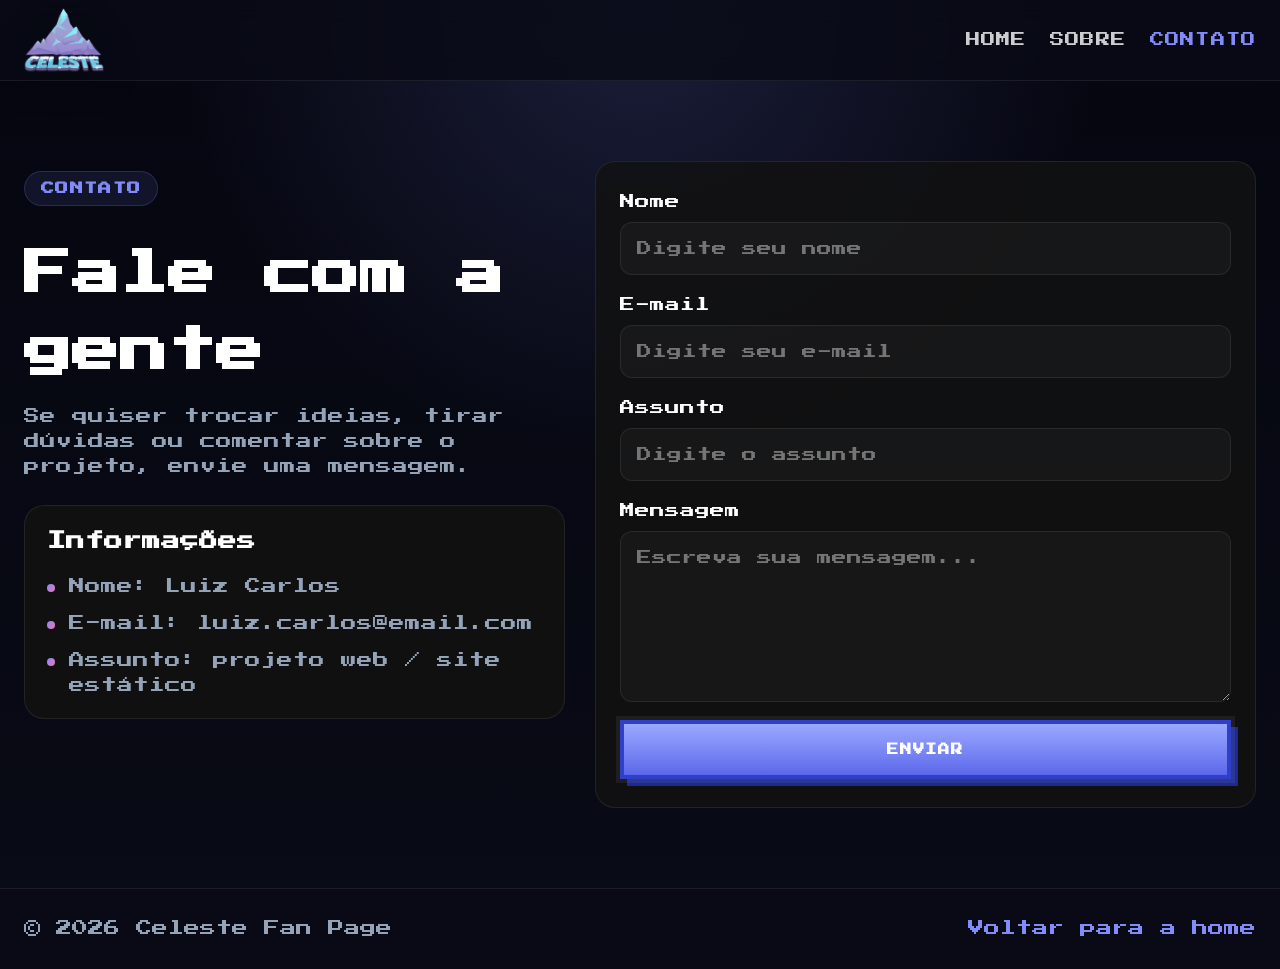
<file: contato.html>
<!DOCTYPE html>
<html lang="pt-BR">

<head>
  <meta charset="UTF-8">
  <meta name="viewport" content="width=device-width, initial-scale=1.0">
  <title>Contato | Celeste</title>
  <meta name="description" content="Página de contato do site Celeste.">
  <link rel="preconnect" href="https://fonts.googleapis.com">
  <link rel="preconnect" href="https://fonts.gstatic.com" crossorigin>
  <link href="https://fonts.googleapis.com/css2?family=Pixelify+Sans:wght@400;500;600;700&family=Press+Start+2P&family=Inter:wght@400;500;600;700&display=swap" rel="stylesheet">
  <link rel="stylesheet" href="css/style.css">
</head>

<body class="page-body">
  <div class="page-shell">
    <header class="page-header">
      <div class="container page-header-inner">
        <a href="index.html" class="logo" aria-label="Página inicial Celeste">
          <img src="img/Celeste_video_game_logo.png" alt="Logo do jogo Celeste" class="navbar-logo">
        </a>

        <nav class="page-nav" aria-label="Menu principal">
          <ul class="page-nav-list">
            <li><a href="index.html">Home</a></li>
            <li><a href="sobre.html">Sobre</a></li>
            <li><a href="contato.html" class="active">Contato</a></li>
          </ul>
        </nav>
      </div>
    </header>

    <main>
      <section class="contact-section">
        <div class="container contact-layout">
          <div class="contact-intro">
            <span class="section-label">Contato</span>
            <h1>Fale com a gente</h1>
            <p>Se quiser trocar ideias, tirar dúvidas ou comentar sobre o projeto, envie uma mensagem.</p>

            <div class="contact-info-box">
              <h3>Informações</h3>
              <ul class="info-list">
                <li>Nome: Luiz Carlos</li>
                <li>E-mail: luiz.carlos@email.com</li>
                <li>Assunto: projeto web / site estático</li>
              </ul>
            </div>
          </div>

          <form class="contact-form" action="#" method="post">
            <label>
              Nome
              <input type="text" name="nome" placeholder="Digite seu nome" required>
            </label>

            <label>
              E-mail
              <input type="email" name="email" placeholder="Digite seu e-mail" required>
            </label>

            <label>
              Assunto
              <input type="text" name="assunto" placeholder="Digite o assunto" required>
            </label>

            <label>
              Mensagem
              <textarea name="mensagem" rows="6" placeholder="Escreva sua mensagem..." required></textarea>
            </label>

            <button type="submit" class="btn btn-primary">Enviar</button>
          </form>
        </div>
      </section>
    </main>

    <footer class="page-footer">
      <div class="container page-footer-inner">
        <p>© 2026 Celeste Fan Page</p>
        <a href="index.html">Voltar para a home</a>
      </div>
    </footer>
  </div>
</body>

</html>
</file>
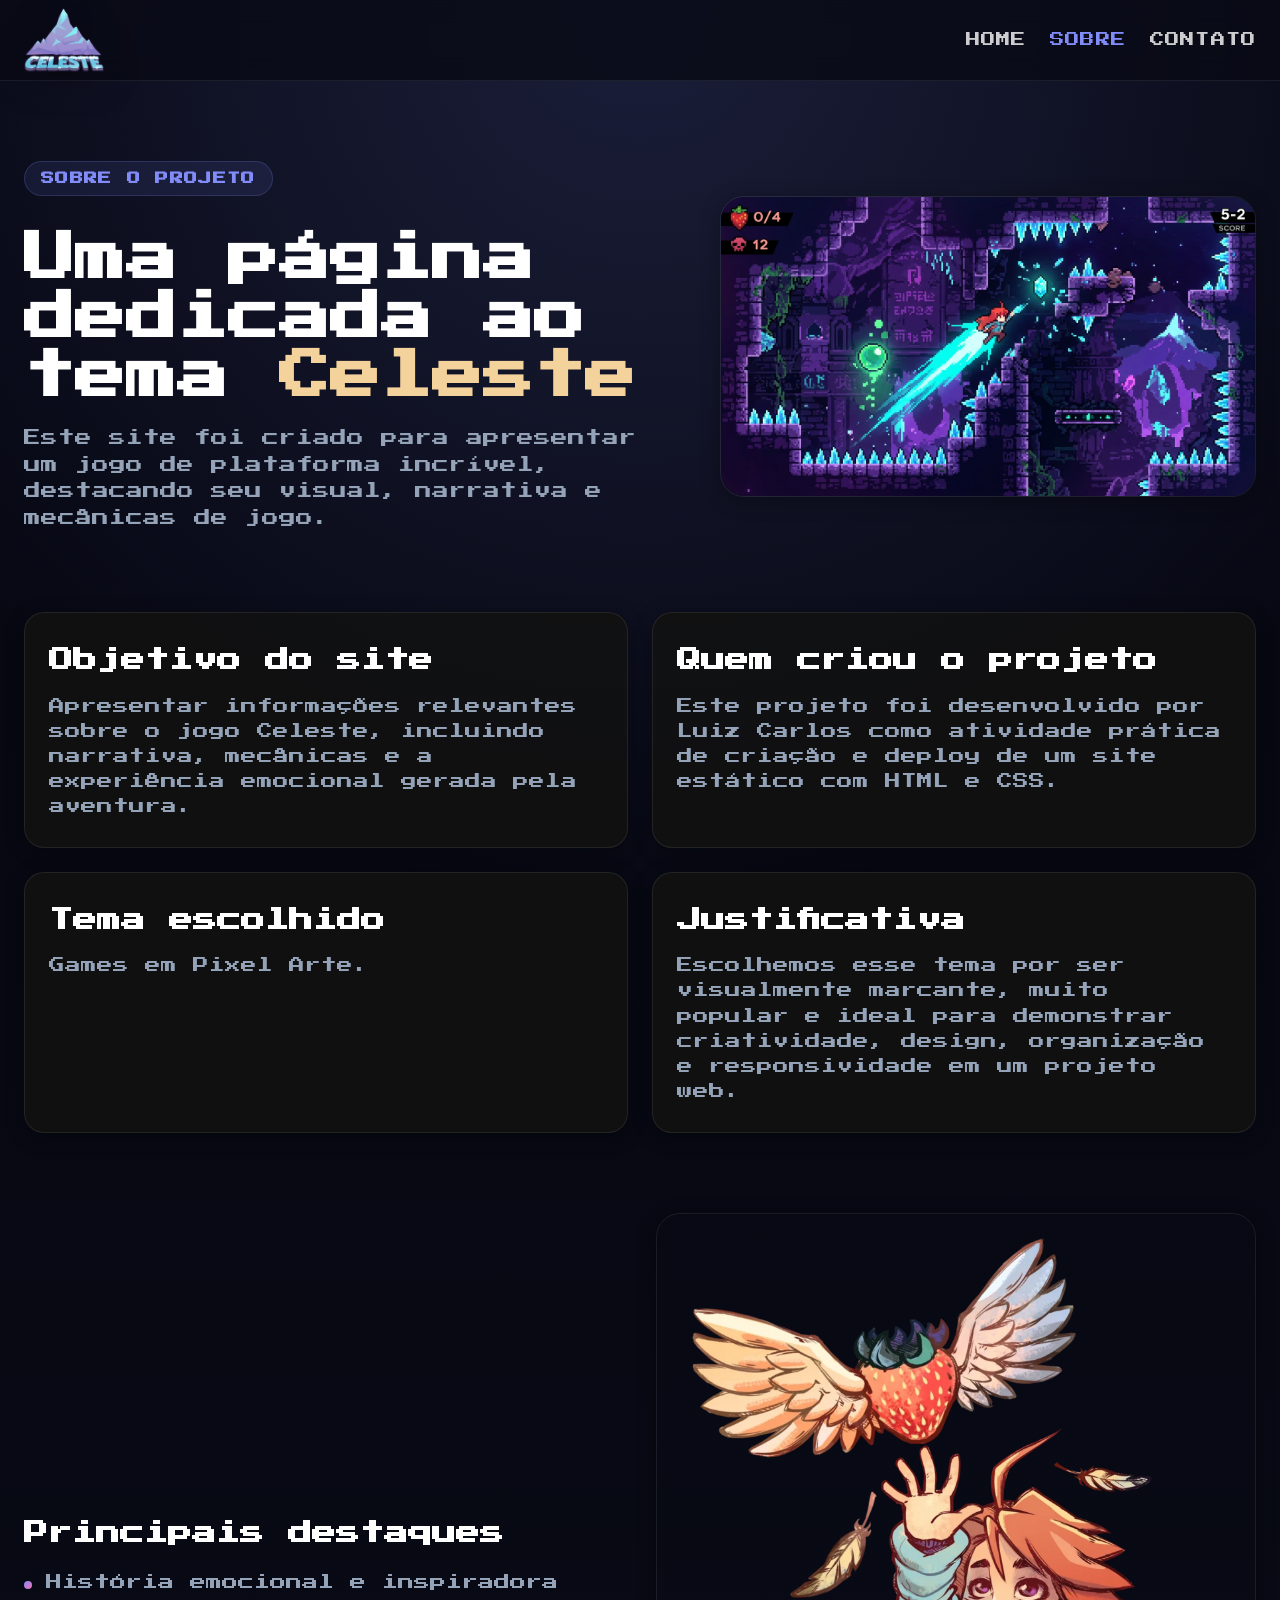
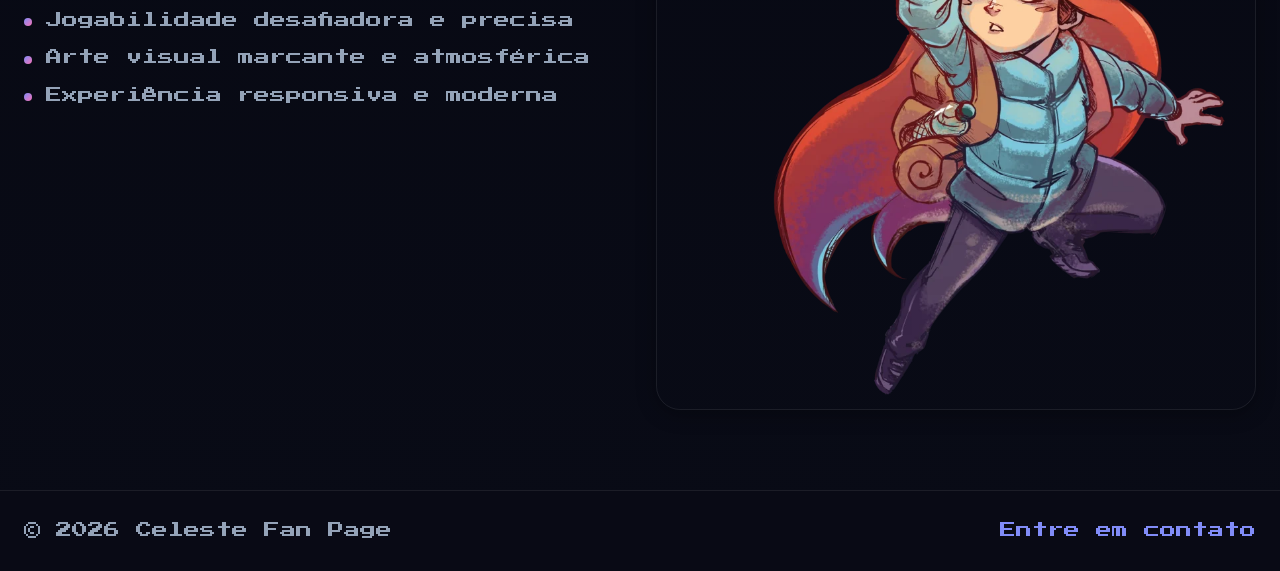
<file: sobre.html>
<!DOCTYPE html>
<html lang="pt-BR">

<head>
  <meta charset="UTF-8">
  <meta name="viewport" content="width=device-width, initial-scale=1.0">
  <title>Sobre | Celeste</title>
  <meta name="description" content="Sobre o projeto do site Celeste, seu tema, objetivo e justificativa.">
  <link rel="preconnect" href="https://fonts.googleapis.com">
  <link rel="preconnect" href="https://fonts.gstatic.com" crossorigin>
  <link href="https://fonts.googleapis.com/css2?family=Pixelify+Sans:wght@400;500;600;700&family=Press+Start+2P&family=Inter:wght@400;500;600;700&display=swap" rel="stylesheet">
  <link rel="stylesheet" href="css/style.css">
</head>

<body class="page-body">
  <div class="page-shell">
    <header class="page-header">
      <div class="container page-header-inner">
        <a href="index.html" class="logo" aria-label="Página inicial Celeste">
          <img src="img/Celeste_video_game_logo.png" alt="Logo do jogo Celeste" class="navbar-logo">
        </a>

        <nav class="page-nav" aria-label="Menu principal">
          <ul class="page-nav-list">
            <li><a href="index.html">Home</a></li>
            <li><a href="sobre.html" class="active">Sobre</a></li>
            <li><a href="contato.html">Contato</a></li>
          </ul>
        </nav>
      </div>
    </header>

    <main>
      <section class="page-hero">
        <div class="container page-hero-inner">
          <div class="page-hero-text">
            <span class="section-label">Sobre o projeto</span>
            <h1>Uma página dedicada ao tema <span class="text-gradient">Celeste</span></h1>
            <p>Este site foi criado para apresentar um jogo de plataforma incrível, destacando seu visual, narrativa e mecânicas de jogo.</p>
          </div>
          <div class="page-hero-visual">
            <img src="img/gameplay-scene.jpg" alt="Cena de gameplay de Celeste" loading="lazy">
          </div>
        </div>
      </section>

      <section class="page-section">
        <div class="container page-grid">
          <div class="page-card">
            <h2>Objetivo do site</h2>
            <p>Apresentar informações relevantes sobre o jogo Celeste, incluindo narrativa, mecânicas e a experiência emocional gerada pela aventura.</p>
          </div>

          <div class="page-card">
            <h2>Quem criou o projeto</h2>
            <p>Este projeto foi desenvolvido por Luiz Carlos como atividade prática de criação e deploy de um site estático com HTML e CSS.</p>
          </div>

          <div class="page-card">
            <h2>Tema escolhido</h2>
            <p>Games em Pixel Arte.</p>
          </div>

          <div class="page-card">
            <h2>Justificativa</h2>
            <p>Escolhemos esse tema por ser visualmente marcante, muito popular e ideal para demonstrar criatividade, design, organização e responsividade em um projeto web.</p>
          </div>
        </div>
      </section>

      <section class="page-section page-section-alt">
        <div class="container page-content-grid">
          <div>
            <h2>Principais destaques</h2>
            <ul class="info-list">
              <li>História emocional e inspiradora</li>
              <li>Jogabilidade desafiadora e precisa</li>
              <li>Arte visual marcante e atmosférica</li>
              <li>Experiência responsiva e moderna</li>
            </ul>
          </div>

          <div>
            <img src="img/Madeline_Celeste.png" alt="Madeline personagem principal de Celeste" class="page-side-image" loading="lazy">
          </div>
        </div>
      </section>
    </main>

    <footer class="page-footer">
      <div class="container page-footer-inner">
        <p>© 2026 Celeste Fan Page</p>
        <a href="contato.html">Entre em contato</a>
      </div>
    </footer>
  </div>
</body>

</html>
</file>
<file: css/style.css>
/* ==========================================================================
   CELESTE GAME — LANDING PAGE
   Inspirado no design de referência inspi-3.jpg (estilo GDevelop)
   Tema: Roxo/Índigo escuro com acentos de cyan e rosa
   ========================================================================== */

/* --- Google Font Import Fallback --- */
@import url('https://fonts.googleapis.com/css2?family=Outfit:wght@400;500;600;700;800;900&family=Inter:wght@400;500;600;700&family=Press+Start+2P&display=swap');

/* --- CSS Variables & Design Tokens --- */
:root {
  /* Cores Principais */
  --bg-dark: #000000;
  --bg-deep: #080808;
  --bg-card: #121212;
  --bg-card-hover: #191919;
  --bg-light: #f8f9fc;
  --bg-characters: #111111;

  /* Gradientes */
  --hero-gradient: linear-gradient(180deg, #000000 0%, #090909 40%, #111111 100%);

  /* Acentos */
  --accent-primary: #818CF8;
  /* Índigo claro */
  --accent-pink: #F472B6;
  /* Rosa Madeline */
  --accent-cyan: #22D3EE;
  /* Cyan cristal */
  --accent-emerald: #34D399;
  /* Verde */
  --accent-amber: #FBBF24;
  /* Dourado / Morango */
  --accent-rose: #FB7185;
  /* Rosa quente */

  /* Gradiente de Texto */
  --gradient-text: linear-gradient(135deg, #818CF8 0%, #C084FC 40%, #F472B6 100%);
  --gradient-text-warm: linear-gradient(135deg, #FBBF24 0%, #F472B6 50%, #818CF8 100%);

  /* Textos */
  --text-white: #ffffff;
  --text-muted: #94A3B8;
  --text-dark: #1E293B;
  --text-dark-muted: #64748B;

  /* Bordas & Sombras */
  --border-subtle: rgba(255, 255, 255, 0.08);
  --border-glow: rgba(129, 140, 248, 0.25);
  --shadow-lg: 0 25px 50px -12px rgba(0, 0, 0, 0.5);
  --shadow-glow-primary: 0 0 30px rgba(129, 140, 248, 0.3);
  --shadow-glow-pink: 0 0 30px rgba(244, 114, 182, 0.3);
  --shadow-card: 0 4px 20px rgba(0, 0, 0, 0.3);

  /* Tipografia */
  --font-pixel: 'Press Start 2P', 'Courier New', monospace;
  --font-heading: var(--font-pixel);
  --font-body: var(--font-pixel);

  /* Layout */
  --container-max: 1400px;
  --header-h: 72px;
  --radius-sm: 8px;
  --radius-md: 14px;
  --radius-lg: 20px;
  --radius-xl: 28px;
  --radius-full: 9999px;

  /* Transições */
  --ease-out: cubic-bezier(0.16, 1, 0.3, 1);
  --transition-fast: 0.2s var(--ease-out);
  --transition-smooth: 0.4s var(--ease-out);
}

/* --- Reset & Base --- */
*,
*::before,
*::after {
  box-sizing: border-box;
  margin: 0;
  padding: 0;
}

html {
  scroll-behavior: smooth;
  font-size: 16px;
  scrollbar-width: none;
  -ms-overflow-style: none;
  max-width: 100%;
  overflow-x: hidden;
}

body {
  font-family: var(--font-body);
  background-color: var(--bg-dark);
  color: var(--text-white);
  line-height: 1.6;
  width: 100%;
  max-width: 100%;
  overflow-x: hidden;
  -webkit-font-smoothing: antialiased;
  -moz-osx-font-smoothing: grayscale;
}

html::-webkit-scrollbar,
body::-webkit-scrollbar,
::-webkit-scrollbar {
  width: 0;
  height: 0;
  display: none;
}

body.loading {
  overflow: hidden;
}

body.loaded {
  overflow-x: hidden;
  overflow-y: auto;
}

#app-shell {
  opacity: 0;
  pointer-events: none;
  transition: opacity 0.9s ease, transform 0.9s ease;
  transform: scale(0.985);
}

body.loaded #app-shell {
  opacity: 1;
  pointer-events: auto;
  transform: scale(1);
}

.loader-screen {
  position: fixed;
  inset: 0;
  z-index: 3000;
  display: flex;
  align-items: center;
  justify-content: center;
  width: 100%;
  height: 100vh;
  background:
    radial-gradient(circle at center, rgba(27, 29, 38, 0.92) 0%, rgba(7, 8, 14, 0.98) 38%, rgba(0, 0, 0, 1) 100%);
  transition: opacity 0.9s ease, visibility 0.9s ease;
}

.loader-screen.hidden {
  opacity: 0;
  visibility: hidden;
  pointer-events: none;
}

.loader-content {
  display: flex;
  flex-direction: column;
  align-items: center;
  justify-content: center;
  gap: 20px;
  width: min(90vw, 520px);
  height: 100%;
  max-height: 90vh;
  margin: 0 auto;
}

.loader-art-wrap {
  position: relative;
  width: min(52vw, 420px);
  max-width: 320px;
  aspect-ratio: 1;
  display: flex;
  align-items: center;
  justify-content: center;
  filter: grayscale(calc(1 - (var(--loader-fill, 0) / 100))) brightness(calc(0.38 + (var(--loader-fill, 0) / 160))) saturate(calc(0.25 + (var(--loader-fill, 0) / 100)));
  transition: filter 0.18s linear;
  --loader-fill: 0;
}

.loader-art-wrap::before {
  content: "";
  position: absolute;
  inset: 10% 12%;
  border-radius: 50%;
  background: radial-gradient(circle, rgba(255, 215, 140, 0.9), rgba(81, 160, 255, 0.2) 38%, transparent 68%);
  filter: blur(32px);
  opacity: 0.9;
}

.loader-art {
  width: 100%;
  height: 100%;
  object-fit: contain;
  filter: grayscale(calc(1 - var(--loader-fill) / 100)) saturate(calc(0.45 + (var(--loader-fill) / 100))) brightness(calc(0.45 + (var(--loader-fill) / 120)));
  transform: scale(calc(0.9 + (var(--loader-fill) / 220)));
  transition: filter 0.18s linear, transform 0.18s linear;
  position: relative;
  z-index: 1;
}

.loader-progress-box {
  width: min(82vw, 440px);
  display: flex;
  flex-direction: column;
  gap: 10px;
  align-items: center;
  justify-content: center;
}

.loader-percent {
  font-family: var(--font-pixel);
  font-size: clamp(0.9rem, 2vw, 1.15rem);
  letter-spacing: 0.1em;
  color: #f5d18d;
  text-shadow: 0 0 18px rgba(255, 184, 84, 0.7);
}

.loader-bar {
  position: relative;
  width: 100%;
  height: 16px;
  border: 2px solid rgba(255, 255, 255, 0.18);
  border-radius: 999px;
  overflow: hidden;
  background: rgba(255, 255, 255, 0.04);
  box-shadow: inset 0 0 10px rgba(0, 0, 0, 0.6), 0 0 20px rgba(255, 190, 117, 0.18);
}

.loader-bar-fill {
  position: absolute;
  inset: 0 auto 0 0;
  width: 0%;
  border-radius: inherit;
  background: linear-gradient(90deg, #f6c77d 0%, #f88d76 28%, #93d2ff 60%, #9cf0d1 100%);
  box-shadow: 0 0 20px rgba(255, 168, 96, 0.7);
  transition: width 0.2s ease;
}

.container {
  width: 100%;
  max-width: var(--container-max);
  margin: 0 auto;
  padding: 0 24px;
}

a {
  text-decoration: none;
  color: inherit;
  transition: color var(--transition-fast);
}

button {
  cursor: pointer;
  border: none;
  background: none;
  font-family: inherit;
}

img {
  max-width: 100%;
  height: auto;
  display: block;
}

/* --- Utilities --- */
.text-gradient {
  background: none;
  color: #f4d29b;
  -webkit-background-clip: initial;
  -webkit-text-fill-color: initial;
  background-clip: initial;
}

.section-label {
  display: inline-flex;
  align-items: center;
  gap: 8px;
  font-size: 0.82rem;
  font-weight: 700;
  text-transform: uppercase;
  letter-spacing: 0.1em;
  color: var(--accent-primary);
  margin-bottom: 16px;
  padding: 6px 16px;
  background: rgba(129, 140, 248, 0.1);
  border: 1px solid rgba(129, 140, 248, 0.2);
  border-radius: var(--radius-full);
}

.section-title {
  font-family: var(--font-heading);
  font-size: clamp(2rem, 4.5vw, 3.2rem);
  font-weight: 800;
  line-height: 1.1;
  letter-spacing: -0.03em;
  color: var(--text-white);
  margin-bottom: 20px;
}

.section-title-center {
  text-align: center;
}

.section-description {
  font-size: 0.72rem;
  color: var(--text-muted);
  line-height: 1.5;
  max-width: 560px;
}

.section-description-center {
  text-align: center;
  margin: 0 auto;
}

.section-header {
  display: flex;
  flex-direction: column;
  align-items: center;
  text-align: center;
  margin-bottom: 64px;
}

/* ==========================================================================
   1. HEADER
   ========================================================================== */
.header {
  position: fixed;
  top: 0;
  left: 0;
  width: 100%;
  height: var(--header-h);
  background: transparent;
  backdrop-filter: none;
  -webkit-backdrop-filter: none;
  z-index: 1000;
  border-bottom: none;
  transition: all var(--transition-smooth);
  box-shadow: none;
}

.header.scrolled {
  background: rgba(6, 7, 20, 0.2);
  box-shadow: none;
  border-bottom-color: transparent;
}

.header-container {
  display: flex;
  align-items: center;
  justify-content: space-between;
  height: 100%;
}

/* Logo */
.logo {
  display: flex;
  align-items: center;
  justify-content: center;
  z-index: 10;
}
/* manter logo com tamanho fixo para que o menu possa crescer */
.logo {
  flex: 0 0 auto;
  margin-right: 12px;
}

.navbar-logo {
  width: 80px;
  height: auto;
  display: block;
  filter: drop-shadow(0 6px 18px rgba(0, 0, 0, 0.25));
}

.logo-mountain {
  width: 36px;
  height: 36px;
}

.logo-svg {
  width: 100%;
  height: 100%;
}

.logo-text {
  font-family: var(--font-heading);
  background: var(--gradient-text);
  -webkit-background-clip: text;
  -webkit-text-fill-color: transparent;
  background-clip: text;
}

/* Nav Menu */
.nav-menu {
  display: flex;
  align-items: center;
  /* permitir que o menu cresça e ocupe espaço entre logo e ações */
  flex: 1 1 auto;
  min-width: 0;
  margin: 0 4rem;
}

.nav-list {
  display: flex;
  align-items: center;
  gap: 36px;
  list-style: none;
}

/* impedir quebra de linha nos itens da navbar */
.nav-list {
  flex-wrap: nowrap;
}

.nav-link {
  font-size: 0.92rem;
  font-weight: 500;
  color: var(--text-muted);
  position: relative;
  padding: 6px 0;
  transition: color var(--transition-fast);
}

.nav-link:hover {
  color: var(--text-white);
}

.nav-link::after {
  content: '';
  position: absolute;
  bottom: 0;
  left: 0;
  width: 0;
  height: 2px;
  background: var(--gradient-text);
  transition: width 0.3s var(--ease-out);
  border-radius: var(--radius-full);
}

.nav-link:hover::after {
  width: 100%;
}

/* Header Actions */
.header-actions {
  display: flex;
  align-items: center;
  gap: 16px;
}

/* manter ações do header com largura fixa */
.header-actions {
  flex: 0 0 auto;
}

.btn {
  display: inline-flex;
  align-items: center;
  justify-content: center;
  font-weight: 600;
  border-radius: 0;
  border: 4px solid #0f172a;
  box-shadow: 0 0 0 4px rgba(255, 255, 255, 0.08), 6px 6px 0 #0f172a;
  transition: transform 0.15s ease, box-shadow 0.15s ease, filter 0.15s ease;
  text-align: center;
  white-space: nowrap;
  cursor: pointer;
  font-family: var(--font-pixel);
  letter-spacing: 0.06em;
  text-transform: uppercase;
  position: relative;
  overflow: hidden;
  line-height: 1.3;
}

.btn:hover {
  transform: translate(-2px, -2px);
  box-shadow: 0 0 0 4px rgba(255, 255, 255, 0.08), 8px 8px 0 #0f172a;
}

.btn:active {
  transform: translate(4px, 4px);
  box-shadow: 0 0 0 4px rgba(255, 255, 255, 0.08), 2px 2px 0 #0f172a;
}

.btn-header {
  padding: 12px 22px;
  background: var(--accent-primary);
  color: #ffffff;
  font-size: 0.7rem;
  border-color: #2f3fc8;
  box-shadow: 0 0 0 3px rgba(255, 255, 255, 0.05), 5px 5px 0 #1d2b8e;
}

.btn-header:hover {
  background: #6d7efc;
}

.btn-primary {
  padding: 18px 34px;
  background: linear-gradient(180deg, #8b9cff 0%, #5b67ea 100%);
  color: #ffffff;
  font-size: 0.72rem;
  border-color: #2f3fc8;
  box-shadow: 0 0 0 4px rgba(255, 255, 255, 0.06), 7px 7px 0 #1d2b8e;
}

.btn-primary::before {
  content: '';
  position: absolute;
  inset: 0;
  background: linear-gradient(180deg, rgba(255, 255, 255, 0.12), rgba(255, 255, 255, 0));
  pointer-events: none;
}

.btn-primary:hover {
  filter: brightness(1.08);
}

.btn-primary>* {
  position: relative;
  z-index: 1;
}

.btn-secondary {
  padding: 18px 32px;
  background: rgba(10, 11, 26, 0.7);
  color: var(--text-white);
  font-size: 0.72rem;
  border-color: rgba(255, 255, 255, 0.28);
  box-shadow: 0 0 0 4px rgba(255, 255, 255, 0.04), 6px 6px 0 rgba(15, 23, 42, 0.9);
}

.btn-secondary:hover {
  background: rgba(18, 20, 42, 0.85);
}

.btn-secondary>* {
  position: relative;
  z-index: 1;
}

.btn-outline {
  padding: 18px 32px;
  background: rgba(15, 23, 42, 0.2);
  color: var(--text-white);
  font-size: 0.72rem;
  border-color: rgba(255, 255, 255, 0.35);
  box-shadow: 0 0 0 4px rgba(255, 255, 255, 0.03), 6px 6px 0 rgba(15, 23, 42, 0.9);
}

.btn-outline:hover {
  background: rgba(255, 255, 255, 0.06);
}

.btn-lg {
  padding: 20px 40px;
  font-size: 0.74rem;
}

/* Mobile Toggle */
.mobile-toggle {
  display: none;
  flex-direction: column;
  justify-content: center;
  align-items: center;
  width: 42px;
  height: 42px;
  padding: 0;
  z-index: 10;
  position: relative;
  background: rgba(255, 255, 255, 0.03);
  border: 1px solid rgba(255, 255, 255, 0.12);
  border-radius: 10px;
}

.mobile-toggle .bar {
  position: absolute;
  height: 2.5px;
  width: 22px;
  background: var(--text-white);
  border-radius: 2px;
  transition: all 0.3s var(--ease-out);
  transform-origin: center;
}

.mobile-toggle .bar:nth-child(1) { transform: translateY(-7px); }
.mobile-toggle .bar:nth-child(2) { transform: translateY(0); }
.mobile-toggle .bar:nth-child(3) { transform: translateY(7px); }

.mobile-toggle.active .bar:nth-child(1) {
  transform: rotate(45deg);
}

.mobile-toggle.active .bar:nth-child(2) {
  opacity: 0;
  transform: scaleX(0);
}

.mobile-toggle.active .bar:nth-child(3) {
  transform: rotate(-45deg);
}

.nav-close {
  display: none;
  position: absolute;
  top: 22px;
  right: 20px;
  width: 42px;
  height: 42px;
  border: 1px solid rgba(255, 255, 255, 0.12);
  border-radius: 10px;
  background: rgba(255, 255, 255, 0.03);
  align-items: center;
  justify-content: center;
  z-index: 2;
}

.nav-close span {
  position: absolute;
  width: 18px;
  height: 2px;
  background: var(--text-white);
  border-radius: 999px;
}

.nav-close span:first-child {
  transform: rotate(45deg);
}

.nav-close span:last-child {
  transform: rotate(-45deg);
}

/* ==========================================================================
   2. HERO SECTION
   ========================================================================== */
.hero-section {
  position: relative;
  min-height: 100vh;
  display: flex;
  align-items: center;
  justify-content: center;
  overflow: hidden;
  padding-top: var(--header-h);
}

/* Hero Scene Background */
.hero-scene {
  position: absolute;
  top: 0;
  left: 0;
  width: 100%;
  height: 100%;
  z-index: 1;
}

.hero-scene-img {
  width: 100%;
  height: 100%;
  object-fit: cover;
  object-position: center 30%;
  filter: none;
  transform: none;
}

.hero-scene-overlay {
  position: absolute;
  top: 0;
  left: 0;
  width: 100%;
  height: 100%;
  background: rgba(0, 0, 0, 0.18);
}

.site-snow {
  position: fixed;
  inset: 0;
  pointer-events: none;
  z-index: 8;
  overflow: hidden;
}

.site-snow .snowflake {
  position: absolute;
  top: -10%;
  font-size: 12px;
  color: rgba(255, 255, 255, 0.55);
  text-shadow: 0 0 10px rgba(255, 255, 255, 0.5);
  animation: snowFall linear infinite;
}

.snow-1 {
  left: 2%;
  font-size: 10px;
  animation-duration: 9s;
  animation-delay: 0s;
}

.snow-2 {
  left: 9%;
  font-size: 14px;
  animation-duration: 13s;
  animation-delay: 2s;
}

.snow-3 {
  left: 14%;
  font-size: 8px;
  animation-duration: 10s;
  animation-delay: 1.5s;
}

.snow-4 {
  left: 21%;
  font-size: 12px;
  animation-duration: 12s;
  animation-delay: 3s;
}

.snow-5 {
  left: 29%;
  font-size: 7px;
  animation-duration: 11s;
  animation-delay: 0.5s;
}

.snow-6 {
  left: 36%;
  font-size: 15px;
  animation-duration: 14s;
  animation-delay: 2.5s;
}

.snow-7 {
  left: 43%;
  font-size: 10px;
  animation-duration: 9.5s;
  animation-delay: 1s;
}

.snow-8 {
  left: 50%;
  font-size: 12px;
  animation-duration: 11.5s;
  animation-delay: 4s;
}

.snow-9 {
  left: 57%;
  font-size: 7px;
  animation-duration: 10.5s;
  animation-delay: 2s;
}

.snow-10 {
  left: 64%;
  font-size: 9px;
  animation-duration: 12.5s;
  animation-delay: 3.5s;
}

.snow-11 {
  left: 71%;
  font-size: 13px;
  animation-duration: 10.8s;
  animation-delay: 1.2s;
}

.snow-12 {
  left: 78%;
  font-size: 8px;
  animation-duration: 12.8s;
  animation-delay: 3.6s;
}

.snow-13 {
  left: 85%;
  font-size: 11px;
  animation-duration: 9.7s;
  animation-delay: 0.8s;
}

.snow-14 {
  left: 92%;
  font-size: 7px;
  animation-duration: 13.5s;
  animation-delay: 2.6s;
}

.snow-15 {
  left: 18%;
  font-size: 10px;
  animation-duration: 11s;
  animation-delay: 5s;
}

.snow-16 {
  left: 34%;
  font-size: 9px;
  animation-duration: 12.4s;
  animation-delay: 4.2s;
}

.snow-17 {
  left: 48%;
  font-size: 15px;
  animation-duration: 9.2s;
  animation-delay: 1.7s;
}

.snow-18 {
  left: 62%;
  font-size: 8px;
  animation-duration: 13.2s;
  animation-delay: 2.9s;
}

.snow-19 {
  left: 76%;
  font-size: 12px;
  animation-duration: 10.1s;
  animation-delay: 4.8s;
}

.snow-20 {
  left: 88%;
  font-size: 9px;
  animation-duration: 11.8s;
  animation-delay: 0.4s;
}

.snow-21 {
  left: 25%;
  font-size: 11px;
  animation-duration: 12.1s;
  animation-delay: 5.6s;
}

.snow-22 {
  left: 41%;
  font-size: 7px;
  animation-duration: 10.4s;
  animation-delay: 1.9s;
}

.snow-23 {
  left: 68%;
  font-size: 12px;
  animation-duration: 9.8s;
  animation-delay: 3.1s;
}

.snow-24 {
  left: 95%;
  font-size: 8px;
  animation-duration: 14.2s;
  animation-delay: 6.2s;
}

@keyframes snowFall {
  0% {
    top: -10%;
    opacity: 0;
    transform: translateX(0) rotate(0deg);
  }

  12% {
    opacity: 0.8;
  }

  55% {
    opacity: 0.6;
  }

  100% {
    top: 110%;
    opacity: 0;
    transform: translateX(110px) rotate(360deg);
  }
}

/* Hero Container */
.hero-container {
  position: relative;
  z-index: 10;
  text-align: center;
  padding: 60px 0;
}

/* Hero Content */
.hero-content {
  max-width: 720px;
  margin: 0 auto;
}

.hero-badge {
  display: inline-flex;
  align-items: center;
  gap: 8px;
  background: rgba(129, 140, 248, 0.08);
  border: 1px solid rgba(129, 140, 248, 0.3);
  border-radius: var(--radius-full);
  padding: 10px 24px;
  font-size: 0.82rem;
  font-weight: 700;
  color: var(--accent-primary);
  margin-bottom: 28px;
  backdrop-filter: blur(25px) saturate(180%);
  -webkit-backdrop-filter: blur(25px) saturate(180%);
  box-shadow:
    0 8px 32px rgba(129, 140, 248, 0.15),
    inset 0 1px 0 rgba(255, 255, 255, 0.1);
  animation: fadeInDown 0.8s var(--ease-out) both, badgePulse 3s ease-in-out infinite;
}

@keyframes badgePulse {

  0%,
  100% {
    box-shadow: 0 8px 32px rgba(129, 140, 248, 0.15), inset 0 1px 0 rgba(255, 255, 255, 0.1);
  }

  50% {
    box-shadow: 0 8px 32px rgba(129, 140, 248, 0.3), inset 0 1px 0 rgba(255, 255, 255, 0.15);
  }
}

.badge-icon {
  font-size: 1rem;
}

.hero-title {
  font-family: var(--font-heading);
  font-size: clamp(3rem, 8vw, 5.5rem);
  font-weight: 900;
  line-height: 1.05;
  letter-spacing: -0.04em;
  margin-bottom: 24px;
  animation: fadeInUp 0.8s var(--ease-out) 0.15s both;
}

.title-line {
  display: block;
  color: var(--text-white);
}

.title-highlight {
  display: block;
  background: none;
  color: #f4d29b;
  font-family: var(--font-pixel);
  -webkit-background-clip: initial;
  -webkit-text-fill-color: initial;
  background-clip: initial;
}

.hero-description {
  font-size: 0.82rem;
  color: var(--text-muted);
  line-height: 1.6;
  max-width: 560px;
  margin: 0 auto 40px;
  animation: fadeInUp 0.8s var(--ease-out) 0.3s both;
}

/* CTA Group */
.hero-cta-group {
  display: flex;
  align-items: center;
  justify-content: center;
  gap: 16px;
  margin-bottom: 40px;
  animation: fadeInUp 0.8s var(--ease-out) 0.45s both;
}

/* Platform Chips */
.hero-platforms {
  position: relative;
  z-index: 12;
  display: flex;
  align-items: center;
  justify-content: center;
  gap: 16px;
  flex-wrap: wrap;
  animation: fadeInUp 0.8s var(--ease-out) 0.6s both;
}

.platforms-label {
  font-size: 0.82rem;
  color: #e7ebf3;
  font-weight: 700;
  letter-spacing: 0.05em;
  text-transform: none;
}

.platforms-icons {
  display: flex;
  align-items: center;
  justify-content: center;
  gap: 10px;
  flex-wrap: wrap;
}

.platform-chip {
  width: 42px;
  height: 42px;
  display: flex;
  align-items: center;
  justify-content: center;
  background: rgba(21, 28, 43, 0.72);
  border: 1px solid rgba(255, 255, 255, 0.18);
  border-radius: 12px;
  box-shadow: 0 8px 18px rgba(0, 0, 0, 0.22);
  opacity: 1;
  transform: none;
  transition: all var(--transition-fast);
  cursor: default;
  overflow: hidden;
  padding: 6px;
}

.platform-chip img {
  width: 100%;
  height: 100%;
  object-fit: contain;
  display: block;
  filter: brightness(1.05) contrast(1.05);
  transition: transform var(--transition-fast), filter var(--transition-fast);
}

.platform-chip:hover {
  background: rgba(129, 140, 248, 0.2);
  border-color: rgba(129, 140, 248, 0.45);
  transform: translateY(-2px) scale(1.04);
}

.platform-chip:hover img {
  transform: scale(1.08);
  filter: brightness(1.2) contrast(1.12);
}

/* Hero Wave Transition */
.hero-wave {
  position: absolute;
  bottom: -2px;
  left: 0;
  width: 100%;
  z-index: 15;
  pointer-events: none;
}

.hero-wave svg,
.section-wave svg {
  width: 100%;
  height: 80px;
  display: block;
}

.section-wave {
  position: relative;
  width: 100%;
  line-height: 0;
  margin-top: -1px;
  background: transparent;
  pointer-events: none;
}

/* Animations */
@keyframes fadeInUp {
  0% {
    opacity: 0;
    transform: translateY(30px);
  }

  100% {
    opacity: 1;
    transform: translateY(0);
  }
}

@keyframes fadeInDown {
  0% {
    opacity: 0;
    transform: translateY(-20px);
  }

  100% {
    opacity: 1;
    transform: translateY(0);
  }
}

/* ==========================================================================
   3. ABOUT SECTION
   ========================================================================== */
.about-section {
  background: #000000;
  padding: 120px 0;
  position: relative;
}

.about-container {
  display: grid;
  grid-template-columns: 1.2fr 1fr;
  gap: 60px;
  align-items: center;
}

/* About Visual */
.about-visual {
  position: relative;
  perspective: 1500px;
}

.about-image-wrapper {
  position: relative;
  border-radius: var(--radius-xl);
  overflow: hidden;
  box-shadow:
    0 25px 80px -15px rgba(0, 0, 0, 0.5),
    0 0 0 1px var(--border-subtle);
  transform: rotateY(-5deg) rotateX(2deg);
  transition: transform 0.6s var(--ease-out), box-shadow 0.6s var(--ease-out);
}

.about-image-wrapper:hover {
  transform: rotateY(0deg) rotateX(0deg) scale(1.02);
  box-shadow:
    0 30px 100px -15px rgba(129, 140, 248, 0.3),
    0 0 0 1px var(--border-glow);
}

.about-image {
  width: 100%;
  height: auto;
  display: block;
  transition: transform 0.6s var(--ease-out);
}

.about-image-wrapper:hover .about-image {
  transform: scale(1.03);
}

.about-image-glow {
  position: absolute;
  top: 50%;
  left: 50%;
  transform: translate(-50%, -50%);
  width: 120%;
  height: 120%;
  background: radial-gradient(ellipse, rgba(129, 140, 248, 0.15) 0%, transparent 70%);
  pointer-events: none;
  z-index: -1;
}

/* Floating Stats */
.floating-stat {
  position: absolute;
  background: rgba(15, 16, 41, 0.9);
  backdrop-filter: blur(15px);
  border: 1px solid var(--border-glow);
  border-radius: var(--radius-md);
  padding: 14px 22px;
  display: flex;
  flex-direction: column;
  align-items: center;
  gap: 2px;
  box-shadow: var(--shadow-glow-primary);
  animation: floatStat 4s ease-in-out infinite alternate;
}

.stat-1 {
  bottom: -20px;
  left: -20px;
  animation-delay: 0s;
}

.stat-2 {
  top: -15px;
  right: -15px;
  animation-delay: 1.5s;
}

.stat-number {
  font-family: var(--font-heading);
  font-size: 1.6rem;
  font-weight: 800;
  color: var(--accent-primary);
}

.stat-label {
  font-size: 0.75rem;
  font-weight: 600;
  color: var(--text-muted);
  text-transform: uppercase;
  letter-spacing: 0.05em;
}

@keyframes floatStat {
  0% {
    transform: translateY(0);
  }

  100% {
    transform: translateY(-8px);
  }
}

/* About Content */
.about-content {
  display: flex;
  flex-direction: column;
}

.about-features-grid {
  display: grid;
  grid-template-columns: 1fr 1fr;
  gap: 14px;
  margin-top: 24px;
  align-items: stretch;
}

.feature-mini {
  display: flex;
  gap: 12px;
  padding: 14px 16px;
  background: rgba(255, 255, 255, 0.015);
  backdrop-filter: blur(20px) saturate(180%);
  -webkit-backdrop-filter: blur(20px) saturate(180%);
  border: 1px solid var(--border-subtle);
  border-radius: var(--radius-md);
  transition: all 0.4s var(--ease-out);
  position: relative;
  overflow: hidden;
  min-height: 88px;
  align-items: center;
}

.feature-mini::before {
  content: '';
  position: absolute;
  top: 0;
  left: -100%;
  width: 100%;
  height: 100%;
  background: linear-gradient(90deg, transparent, rgba(129, 140, 248, 0.1), transparent);
  transition: left 0.6s var(--ease-out);
}

.feature-mini:hover::before {
  left: 100%;
}

.feature-mini:hover {
  background: rgba(129, 140, 248, 0.08);
  border-color: var(--border-glow);
  transform: translateY(-3px) translateX(3px);
  box-shadow:
    0 12px 30px rgba(129, 140, 248, 0.15),
    inset 0 1px 0 rgba(255, 255, 255, 0.1);
}

.feature-mini-icon {
  font-size: 1.1rem;
  flex-shrink: 0;
  width: 34px;
  height: 34px;
  display: flex;
  align-items: center;
  justify-content: center;
  background: rgba(129, 140, 248, 0.1);
  border-radius: var(--radius-sm);
}

.feature-mini h4 {
  font-family: var(--font-heading);
  font-size: 0.78rem;
  font-weight: 700;
  color: var(--text-white);
  margin-bottom: 2px;
}

.feature-mini p {
  font-size: 0.67rem;
  color: var(--text-muted);
  line-height: 1.45;
}

/* ==========================================================================
   4. FEATURES / GAMEPLAY SECTION
   ========================================================================== */
.features-section {
  background: var(--bg-dark);
  padding: 120px 0;
  position: relative;
}

.features-grid {
  display: grid;
  grid-template-columns: repeat(3, 1fr);
  gap: 28px;
}

.feature-card {
  position: relative;
  background: rgba(15, 16, 41, 0.6);
  backdrop-filter: blur(30px) saturate(180%);
  -webkit-backdrop-filter: blur(30px) saturate(180%);
  border: 1px solid var(--border-subtle);
  border-radius: var(--radius-xl);
  padding: 28px 22px;
  text-align: center;
  transition: all 0.5s var(--ease-out);
  overflow: hidden;
  transform-style: preserve-3d;
  cursor: default;
}

.feature-card::before {
  content: '';
  position: absolute;
  top: -2px;
  left: 50%;
  transform: translateX(-50%);
  width: 100px;
  height: 4px;
  background: var(--gradient-text);
  border-radius: 0 0 8px 8px;
  opacity: 0;
  transition: all 0.5s var(--ease-out);
}

.feature-card::after {
  content: '';
  position: absolute;
  inset: 0;
  background: radial-gradient(circle at var(--glow-x, 50%) var(--glow-y, 50%),
      rgba(129, 140, 248, 0.15) 0%,
      transparent 50%);
  opacity: 0;
  transition: opacity 0.3s;
}

.feature-card:hover {
  background: rgba(22, 24, 64, 0.8);
  border-color: var(--border-glow);
  transform: translateY(-12px) scale(1.02);
  box-shadow:
    0 25px 60px rgba(129, 140, 248, 0.25),
    inset 0 1px 0 rgba(255, 255, 255, 0.1);
}

.feature-card:hover::before {
  opacity: 1;
  top: 0;
}

.feature-card:hover::after {
  opacity: 1;
}

.feature-card-icon {
  width: 80px;
  height: 80px;
  margin: 0 auto 28px;
  display: flex;
  align-items: center;
  justify-content: center;
  background: rgba(129, 140, 248, 0.08);
  border: 1px solid rgba(129, 140, 248, 0.2);
  border-radius: var(--radius-lg);
  transition: all 0.5s var(--ease-out);
  position: relative;
  z-index: 1;
}

.feature-card-icon::before {
  content: '';
  position: absolute;
  inset: -2px;
  background: var(--gradient-text);
  border-radius: var(--radius-lg);
  opacity: 0;
  z-index: -1;
  transition: opacity 0.5s var(--ease-out);
}

.feature-card:hover .feature-card-icon {
  background: rgba(129, 140, 248, 0.15);
  transform: scale(1.1) translateY(-5px);
  box-shadow: 0 10px 30px rgba(129, 140, 248, 0.3);
}

.feature-card:hover .feature-card-icon::before {
  opacity: 0.2;
}

.feature-card-title {
  font-family: var(--font-heading);
  font-size: 1rem;
  font-weight: 700;
  color: var(--text-white);
  margin-bottom: 8px;
}

.feature-card-desc {
  font-size: 0.7rem;
  color: var(--text-muted);
  line-height: 1.5;
}

/* ==========================================================================
   5. CHAPTERS SECTION
   ========================================================================== */
.characters-section {
  background: linear-gradient(180deg, rgba(15, 16, 41, 0.84), rgba(10, 11, 26, 1));
  padding: 120px 0 80px;
  position: relative;
}

.character-carousel {
  display: flex;
  flex-direction: column;
  gap: 26px;
  align-items: center;
  margin-top: 40px;
}

.character-main {
  position: relative;
  /* largura e altura fixas para os cards de personagem */
  width: 50rem;
  height: 50rem; /* solicitado: 50rem de altura */
  border-radius: 24px;
  overflow: hidden;
  border: 1px solid rgba(255, 255, 255, 0.14);
  background: rgba(12, 13, 33, 0.7);
  box-shadow: 0 20px 50px rgba(15, 23, 42, 0.35);
}

.character-main-image {
  width: 100%;
  height: 100%;
  object-fit: cover;
  display: block;
  filter: saturate(1.1) contrast(1.08);
}

.character-info {
  position: absolute;
  left: 0;
  right: 0;
  bottom: 0;
  padding: 20px 18px 18px;
  background: linear-gradient(180deg, rgba(8, 10, 24, 0.1), rgba(8, 10, 24, 0.82));
}

.character-role {
  display: inline-block;
  font-size: 0.58rem;
  letter-spacing: 0.12em;
  text-transform: uppercase;
  color: #c7d2fe;
  margin-bottom: 8px;
}

.character-name {
  font-family: var(--font-heading);
  font-size: clamp(1.5rem, 2.2vw, 2.3rem);
  line-height: 1;
  margin-bottom: 10px;
  color: var(--text-white);
}

.character-description {
  max-width: 420px;
  color: rgba(255, 255, 255, 0.8);
  line-height: 1.45;
  font-size: 0.72rem;
  margin: 0;
}

.character-frames {
  display: flex;
  align-items: flex-end;
  justify-content: center;
  gap: 12px;
  width: min(100%, 760px);
  padding: 10px 0 8px;
  perspective: 1400px;
}

.frame {
  position: relative;
  flex: 0 0 92px;
  width: 92px;
  height: 128px;
  border: 1px solid rgba(255, 255, 255, 0.12);
  background: rgba(20, 22, 48, 0.75);
  border-radius: 18px;
  padding: 0;
  overflow: hidden;
  cursor: pointer;
  transition: transform 0.28s ease, border-color 0.28s ease, box-shadow 0.28s ease, opacity 0.28s ease, filter 0.28s ease;
  transform: perspective(1000px) rotateY(var(--tilt, 0deg)) scale(0.9);
  opacity: 0.7;
  filter: saturate(0.8) brightness(0.8);
}

.frame:nth-child(odd) {
  --tilt: -12deg;
}

.frame:nth-child(even) {
  --tilt: 12deg;
}

.frame img {
  width: 100%;
  height: 100%;
  object-fit: cover;
  object-position: center;
  display: block;
  filter: grayscale(0.08) brightness(1);
  opacity: 1;
  background: #0f172a;
}

.frame:hover {
  transform: perspective(1000px) rotateY(0deg) translateY(-8px) scale(0.96);
  opacity: 1;
}

.frame.is-active {
  flex: 0 0 96px;
  width: 96px;
  height: 134px;
  transform: perspective(1000px) rotateY(0deg) translateY(-6px) scale(1);
  border-color: rgba(129, 140, 248, 0.8);
  box-shadow: 0 16px 32px rgba(129, 140, 248, 0.22);
  opacity: 1;
  filter: saturate(1.1) brightness(1);
}

.frame.is-active img {
  filter: grayscale(0) brightness(1);
}

.chapters-section {
  background: #000000;
  padding: 120px 0;
  position: relative;
}

.chapters-grid {
  position: relative;
  display: flex;
  flex-direction: column;
  gap: 0;
  max-width: 980px;
  margin: 0 auto;
  padding-top: 20px;
}

.chapter-card {
  position: sticky;
  top: 110px;
  width: min(100%, 860px);
  min-height: 400px;
  margin: 0 auto -50px;
  border: 1px solid rgba(255, 255, 255, 0.12);
  border-radius: 30px;
  overflow: hidden;
  background: rgba(15, 16, 41, 0.5);
  box-shadow: 0 24px 60px rgba(15, 23, 42, 0.35);
  transition: transform 0.45s ease, box-shadow 0.45s ease, border-color 0.45s ease;
  z-index: calc(10 + var(--stack-index, 0));
}

.chapter-card::before {
  content: '';
  position: absolute;
  inset: 0;
  background: linear-gradient(180deg,
      rgba(8, 10, 24, 0.18) 0%,
      rgba(8, 10, 24, 0.4) 30%,
      rgba(8, 10, 24, 0.82) 100%);
  z-index: 1;
}

.chapter-card::after {
  content: '';
  position: absolute;
  inset: 0;
  background: radial-gradient(circle at var(--glow-x, 50%) var(--glow-y, 50%),
      rgba(129, 140, 248, 0.2) 0%,
      transparent 60%);
  opacity: 0;
  transition: opacity 0.3s ease;
  z-index: 1;
}

.chapter-card:hover {
  border-color: rgba(129, 140, 248, 0.5);
  box-shadow: 0 28px 70px rgba(129, 140, 248, 0.22);
}

.chapter-card:hover::after {
  opacity: 1;
}

.chapter-card-special {
  border-color: rgba(244, 114, 182, 0.35);
}

.chapter-card-special:hover {
  border-color: rgba(244, 114, 182, 0.6);
  box-shadow: 0 28px 70px rgba(244, 114, 182, 0.26);
}

.chapter-card-image {
  position: absolute;
  inset: 0;
  width: 100%;
  height: 100%;
  object-fit: cover;
  filter: brightness(0.92) saturate(1.05) contrast(1.05);
  opacity: 1;
  transform: scale(1.02);
  transition: transform 0.45s ease;
}

.chapter-card:hover .chapter-card-image {
  transform: scale(1.08);
}

.chapter-card-content {
  position: relative;
  z-index: 2;
  min-height: 400px;
  display: flex;
  flex-direction: column;
  justify-content: flex-end;
  padding: 32px 30px 28px;
  background: linear-gradient(180deg, rgba(8, 10, 24, 0.15) 0%, rgba(8, 10, 24, 0.6) 44%, rgba(8, 10, 24, 0.82) 100%);
}

.chapter-number {
  font-family: var(--font-heading);
  font-size: 2.5rem;
  font-weight: 900;
  background: var(--gradient-text);
  -webkit-background-clip: text;
  -webkit-text-fill-color: transparent;
  background-clip: text;
  line-height: 1;
  margin-bottom: 12px;
  position: relative;
  z-index: 1;
}

.chapter-name {
  font-family: var(--font-heading);
  font-size: 1.35rem;
  font-weight: 700;
  color: var(--text-white);
  margin-bottom: 8px;
  position: relative;
  z-index: 1;
}

.chapter-desc {
  font-size: 0.9rem;
  color: rgba(255, 255, 255, 0.8);
  line-height: 1.6;
  margin-bottom: 18px;
  position: relative;
  z-index: 1;
  max-width: 420px;
}

.chapter-difficulty {
  display: flex;
  gap: 6px;
  position: relative;
  z-index: 1;
}

.diff-dot {
  width: 10px;
  height: 10px;
  border-radius: 50%;
  background: rgba(255, 255, 255, 0.15);
  border: 1px solid rgba(255, 255, 255, 0.2);
  transition: all var(--transition-fast);
}

.diff-dot.active {
  background: var(--accent-pink);
  border-color: var(--accent-pink);
  box-shadow: 0 0 8px rgba(244, 114, 182, 0.4);
}

/* ==========================================================================
   6. SUMMIT SECTION (Full-width Image)
   ========================================================================== */
.summit-section {
  position: relative;
  width: 100%;
  overflow: hidden;
  margin-top: 120px;
}

.summit-image-wrapper {
  position: relative;
  width: 100%;
  height: 50vh;
  min-height: 380px;
}

.summit-image {
  width: 100%;
  height: 100%;
  object-fit: cover;
  object-position: center 40%;
}

.summit-overlay {
  position: absolute;
  top: 0;
  left: 0;
  width: 100%;
  height: 100%;
  background: linear-gradient(180deg,
      rgba(10, 11, 26, 0.7) 0%,
      rgba(10, 11, 26, 0.3) 40%,
      rgba(10, 11, 26, 0.3) 60%,
      rgba(10, 11, 26, 0.8) 100%);
}

.summit-content {
  position: absolute;
  top: 50%;
  left: 50%;
  transform: translate(-50%, -50%);
  text-align: center;
  z-index: 5;
}

.summit-quote {
  font-family: var(--font-heading);
  font-size: clamp(2rem, 5vw, 3.5rem);
  font-weight: 800;
  font-style: italic;
  color: var(--text-white);
  line-height: 1.2;
  margin-bottom: 16px;
  text-shadow: 0 4px 30px rgba(0, 0, 0, 0.6);
}

.summit-cite {
  font-size: 1.1rem;
  font-weight: 600;
  color: var(--accent-pink);
  font-style: normal;
}

/* ==========================================================================
   7. REVIEWS SECTION
   ========================================================================== */
.reviews-section {
  background: var(--bg-dark);
  padding: 120px 0;
}

.reviews-grid {
  display: grid;
  grid-template-columns: repeat(3, 1fr);
  gap: 28px;
  margin-bottom: 64px;
}

.review-card {
  background: rgba(15, 16, 41, 0.5);
  backdrop-filter: blur(25px) saturate(180%);
  -webkit-backdrop-filter: blur(25px) saturate(180%);
  border: 1px solid var(--border-subtle);
  border-radius: var(--radius-xl);
  padding: 40px 36px;
  text-align: center;
  transition: all 0.4s var(--ease-out);
  position: relative;
  overflow: hidden;
}

.review-card::before {
  content: '';
  position: absolute;
  inset: 0;
  background: linear-gradient(135deg, rgba(129, 140, 248, 0.05) 0%, rgba(244, 114, 182, 0.03) 100%);
  opacity: 0;
  transition: opacity 0.4s;
}

.review-card:hover {
  border-color: var(--border-glow);
  transform: translateY(-6px) scale(1.02);
  box-shadow:
    0 20px 50px rgba(129, 140, 248, 0.25),
    inset 0 1px 0 rgba(255, 255, 255, 0.1);
}

.review-card:hover::before {
  opacity: 1;
}

.review-score {
  font-family: var(--font-heading);
  font-size: 3.5rem;
  font-weight: 900;
  background: var(--gradient-text);
  -webkit-background-clip: text;
  -webkit-text-fill-color: transparent;
  background-clip: text;
  line-height: 1;
  margin-bottom: 12px;
  filter: drop-shadow(0 4px 12px rgba(129, 140, 248, 0.3));
  position: relative;
  z-index: 1;
}

.review-source {
  font-size: 0.85rem;
  font-weight: 700;
  color: var(--accent-primary);
  text-transform: uppercase;
  letter-spacing: 0.08em;
  margin-bottom: 16px;
}

.review-text {
  font-size: 0.92rem;
  color: var(--text-muted);
  line-height: 1.6;
  font-style: italic;
}

/* Awards Row */
.awards-row {
  display: flex;
  align-items: center;
  justify-content: center;
  gap: 40px;
  flex-wrap: wrap;
}

.award-badge {
  display: flex;
  align-items: center;
  gap: 14px;
  padding: 16px 24px;
  background: rgba(255, 255, 255, 0.03);
  border: 1px solid var(--border-subtle);
  border-radius: var(--radius-md);
  transition: all var(--transition-fast);
}

.award-badge:hover {
  border-color: var(--border-glow);
  background: rgba(129, 140, 248, 0.05);
}

.award-icon {
  font-size: 1.8rem;
}

.award-text {
  font-size: 0.82rem;
  color: var(--text-muted);
  line-height: 1.4;
}

.award-text strong {
  color: var(--text-white);
  font-weight: 700;
  display: block;
}

/* ==========================================================================
   8. CTA SECTION
   ========================================================================== */
.cta-section {
  background: linear-gradient(180deg, var(--bg-dark) 0%, #0e0f2a 50%, var(--bg-deep) 100%);
  padding: 120px 0;
  position: relative;
}

.cta-container {
  display: flex;
  align-items: center;
  gap: 80px;
}

.cta-strawberry {
  flex-shrink: 0;
  width: 300px;
  height: 380px;
  border-radius: var(--radius-xl);
  overflow: hidden;
  position: relative;
  box-shadow: var(--shadow-lg);
  border: 1px solid var(--border-subtle);
  animation: floatStat 5s ease-in-out infinite alternate;
}

.cta-strawberry-img {
  width: 100%;
  height: 100%;
  object-fit: cover;
}

.cta-content {
  flex: 1;
}

.cta-title {
  font-family: var(--font-heading);
  font-size: clamp(2.2rem, 4.5vw, 3.2rem);
  font-weight: 800;
  line-height: 1.1;
  letter-spacing: -0.03em;
  color: var(--text-white);
  margin-bottom: 20px;
}

.cta-description {
  font-size: 1.05rem;
  color: var(--text-muted);
  line-height: 1.7;
  margin-bottom: 36px;
  max-width: 540px;
}

.cta-buttons {
  display: flex;
  gap: 16px;
  margin-bottom: 32px;
}

.cta-platforms-row {
  display: flex;
  flex-wrap: wrap;
  gap: 20px;
}

.cta-platform-item {
  display: flex;
  align-items: center;
  gap: 6px;
  font-size: 0.85rem;
  font-weight: 500;
  color: var(--text-muted);
}

.cta-platform-item svg {
  color: var(--text-muted);
  opacity: 0.7;
}

/* ==========================================================================
   9. FOOTER
   ========================================================================== */
.footer {
  background: var(--bg-deep);
  border-top: 1px solid var(--border-subtle);
  padding: 60px 0 30px;
}

.footer-top {
  display: flex;
  justify-content: space-between;
  gap: 60px;
  margin-bottom: 40px;
}

.footer-brand {
  max-width: 320px;
}

.footer-logo {
  margin-bottom: 16px;
}

.footer-desc {
  font-size: 0.88rem;
  color: var(--text-muted);
  line-height: 1.6;
}

.footer-links {
  display: flex;
  gap: 60px;
}

.footer-col {
  display: flex;
  flex-direction: column;
  gap: 10px;
}

.footer-col-title {
  font-family: var(--font-heading);
  font-size: 0.88rem;
  font-weight: 700;
  color: var(--text-white);
  text-transform: uppercase;
  letter-spacing: 0.06em;
  margin-bottom: 6px;
}

.footer-link {
  font-size: 0.88rem;
  color: var(--text-muted);
  transition: color var(--transition-fast);
}

.footer-link:hover {
  color: var(--accent-primary);
}

.footer-bottom {
  display: flex;
  justify-content: space-between;
  align-items: center;
  padding-top: 24px;
  border-top: 1px solid var(--border-subtle);
}

.footer-copy {
  font-size: 0.8rem;
  color: var(--text-muted);
  opacity: 0.7;
}

.footer-socials {
  display: flex;
  gap: 12px;
}

.social-link {
  width: 38px;
  height: 38px;
  display: flex;
  align-items: center;
  justify-content: center;
  background: rgba(255, 255, 255, 0.04);
  border: 1px solid var(--border-subtle);
  border-radius: var(--radius-sm);
  color: var(--text-muted);
  transition: all var(--transition-fast);
}

.social-link:hover {
  background: rgba(129, 140, 248, 0.1);
  border-color: var(--border-glow);
  color: var(--accent-primary);
  transform: translateY(-2px);
}

/* ==========================================================================
   SCROLL REVEAL ANIMATIONS
   ========================================================================== */
.reveal {
  opacity: 0;
  transform: translateY(40px);
  transition: all 0.8s var(--ease-out);
}

.reveal.visible {
  opacity: 1;
  transform: translateY(0);
}

.reveal-delay-1 {
  transition-delay: 0.1s;
}

.reveal-delay-2 {
  transition-delay: 0.2s;
}

.reveal-delay-3 {
  transition-delay: 0.3s;
}

.reveal-delay-4 {
  transition-delay: 0.4s;
}

/* ==========================================================================
   RESPONSIVE
   ========================================================================== */
@media (max-width: 1024px) {
  .about-container {
    grid-template-columns: 1fr;
    gap: 50px;
  }

  .features-grid {
    grid-template-columns: repeat(2, 1fr);
  }

  .chapters-grid {
    grid-template-columns: repeat(2, 1fr);
  }

  .cta-container {
    flex-direction: column;
    text-align: center;
    gap: 40px;
  }

  .cta-description {
    margin: 0 auto 36px;
  }

  .cta-buttons {
    justify-content: center;
  }

  .cta-platforms-row {
    justify-content: center;
  }

  .footer-top {
    flex-direction: column;
    gap: 40px;
  }

  .footer-brand {
    max-width: 100%;
  }

  .character-main {
    width: min(100%, 42rem);
    height: 38rem;
  }

  .character-frames {
    flex-wrap: wrap;
    width: min(100%, 620px);
  }
}

@media (max-width: 900px) {
  .header-container {
    padding: 0 18px;
  }

  .nav-menu {
    margin: 0 1rem;
  }

  .nav-list {
    gap: 20px;
  }

  .hero-container {
    padding-top: 24px;
  }

  .hero-content {
    max-width: 100%;
    text-align: center;
    align-items: center;
  }

  .hero-description {
    max-width: 620px;
    margin: 0 auto;
  }

  .hero-platforms {
    align-items: center;
  }

  .platforms-icons {
    justify-content: center;
    flex-wrap: wrap;
  }
}

@media (max-width: 768px) {
  body.menu-open {
    overflow: hidden !important;
    width: 100%;
    max-width: 100%;
  }

  #app-shell,
  main {
    overflow-x: hidden;
    max-width: 100%;
  }

  .nav-menu {
    position: fixed;
    top: 0;
    right: 0;
    width: min(82vw, 320px);
    height: 100vh;
    background: rgba(6, 7, 20, 0.97);
    backdrop-filter: blur(18px);
    -webkit-backdrop-filter: blur(18px);
    padding: 96px 26px 32px;
    transition: transform 0.4s var(--ease-out);
    border-left: 1px solid var(--border-subtle);
    z-index: 999;
    transform: translateX(110%);
    max-width: calc(100vw - 1px);
    box-sizing: border-box;
  }

  .nav-menu.open {
    transform: translateX(0);
  }

  .nav-list {
    flex-direction: column;
    align-items: flex-start;
    gap: 24px;
  }

  .nav-link {
    font-size: 1.1rem;
    white-space: nowrap;
  }

  .nav-close {
    display: flex;
  }

  .mobile-toggle {
    display: flex;
  }

  .btn-header {
    display: none;
  }

  .loader-screen {
    padding: 24px;
  }

  .loader-content {
    width: 100%;
    max-width: 320px;
    min-height: auto;
  }

  .loader-art-wrap {
    width: min(62vw, 240px);
    max-width: 240px;
  }

  .loader-progress-box {
    width: min(82vw, 300px);
  }

  .hero-section {
    padding-top: 86px;
  }

  .hero-title {
    font-size: clamp(2.5rem, 10vw, 3.8rem);
  }

  .hero-cta-group {
    flex-direction: column;
    gap: 12px;
  }

  .hero-cta-group .btn {
    width: 100%;
  }

  .features-grid {
    grid-template-columns: 1fr;
  }

  .chapters-grid {
    grid-template-columns: 1fr;
  }

  .reviews-grid {
    grid-template-columns: 1fr;
  }

  .about-features-grid {
    grid-template-columns: 1fr;
  }

  .awards-row {
    flex-direction: column;
    gap: 16px;
  }

  .character-main {
    width: 100%;
    height: 28rem;
  }

  .character-info {
    padding: 16px 14px 14px;
  }

  .character-description {
    max-width: 100%;
    font-size: 0.7rem;
  }

  .character-frames {
    width: 100%;
    gap: 10px;
  }

  .frame {
    flex: 0 0 72px;
    width: 72px;
    height: 104px;
  }

  .frame.is-active {
    flex: 0 0 78px;
    width: 78px;
    height: 112px;
  }

  .cta-buttons {
    flex-direction: column;
  }

  .cta-buttons .btn {
    width: 100%;
  }

  .footer-bottom {
    flex-direction: column;
    gap: 20px;
    text-align: center;
  }
}

/* ==========================================================================
   EXTRA MODERN ENHANCEMENTS
   ========================================================================== */

/* Scrollbar personalizada */
html,
body {
  scrollbar-width: none;
  -ms-overflow-style: none;
}

::-webkit-scrollbar {
  width: 0;
  height: 0;
  display: none;
}

/* Floating Navigation Dots */
.nav-dots {
  position: fixed;
  right: 28px;
  top: 50%;
  transform: translateY(-50%);
  z-index: 900;
  display: flex;
  flex-direction: column;
  align-items: center;
  gap: 14px;
  padding: 14px 0;
}

.nav-dots::before {
  content: "";
  position: absolute;
  left: 50%;
  top: 0;
  bottom: 0;
  width: 2px;
  transform: translateX(-50%);
  background: linear-gradient(180deg, rgba(255, 255, 255, 0.12), rgba(255, 255, 255, 0.02), rgba(255, 255, 255, 0.12));
  border-radius: 999px;
}

.nav-dot {
  width: 12px;
  height: 12px;
  border-radius: 50%;
  background: rgba(255, 255, 255, 0.2);
  border: 2px solid rgba(255, 255, 255, 0.32);
  cursor: pointer;
  transition: all var(--transition-fast);
  position: relative;
  z-index: 1;
}

.nav-dot::after {
  content: attr(data-section);
  position: absolute;
  right: 22px;
  top: 50%;
  transform: translateY(-50%);
  background: rgba(15, 16, 41, 0.95);
  backdrop-filter: blur(10px);
  padding: 6px 10px;
  border-radius: var(--radius-sm);
  font-size: 0.7rem;
  font-weight: 600;
  color: var(--text-white);
  white-space: nowrap;
  opacity: 0;
  pointer-events: none;
  transition: all var(--transition-fast);
  border: 1px solid var(--border-subtle);
}

.nav-dot:hover::after {
  opacity: 1;
}

.nav-dot:hover,
.nav-dot.active {
  background: var(--accent-primary);
  border-color: var(--accent-primary);
  box-shadow: 0 0 14px rgba(129, 140, 248, 0.7);
  transform: scale(1.35);
}

@media (max-width: 1024px) {
  .nav-dots {
    display: none;
  }
}

.cta-buttons {
  flex-direction: column;
  align-items: center;
}

.cta-buttons .btn {
  width: 100%;
  max-width: 280px;
}

.cta-strawberry {
  width: 220px;
  height: 280px;
}

.footer-links {
  flex-wrap: wrap;
  gap: 30px;
}

.footer-bottom {
  flex-direction: column;
  gap: 16px;
  text-align: center;
}

.summit-image-wrapper {
  height: 40vh;
  min-height: 280px;
}

.hero-platforms {
  flex-direction: column;
  gap: 10px;
}


@media (max-width: 480px) {
  .container {
    padding: 0 16px;
  }

  .header-container {
    padding: 0 12px;
  }

  .navbar-logo {
    width: 62px;
  }

  .hero-title {
    font-size: clamp(2rem, 12vw, 3rem);
  }

  .hero-description {
    font-size: 0.96rem;
  }

  .hero-platforms {
    margin-top: 20px;
  }

  .platform-chip {
    width: 70px;
    height: 48px;
  }

  .about-section,
  .features-section,
  .chapters-section,
  .reviews-section,
  .cta-section {
    padding: 80px 0;
  }

  .character-main {
    height: 22rem;
  }

  .character-info {
    padding: 14px 12px 12px;
  }

  .frame {
    flex: 0 0 58px;
    width: 58px;
    height: 82px;
  }

  .frame.is-active {
    flex: 0 0 64px;
    width: 64px;
    height: 90px;
  }

  .floating-stat {
    display: none;
  }

  .cta-strawberry {
    width: 180px;
    height: 230px;
  }
}

/* ==========================================================================
   PÁGINAS SECUNDÁRIAS: SOBRE / CONTATO
   ========================================================================== */

.page-body {
  background: var(--bg-dark);
}

.page-shell {
  min-height: 100vh;
  background:
    radial-gradient(circle at top, rgba(129, 140, 248, 0.18), transparent 40%),
    linear-gradient(180deg, #050610 0%, #090b16 100%);
}

.page-header {
  position: sticky;
  top: 0;
  z-index: 30;
  backdrop-filter: blur(12px);
  background: rgba(9, 11, 22, 0.8);
  border-bottom: 1px solid var(--border-subtle);
}

.page-header-inner {
  display: flex;
  align-items: center;
  justify-content: space-between;
  gap: 20px;
  min-height: 80px;
}

.page-nav-list {
  display: flex;
  align-items: center;
  list-style: none;
  gap: 24px;
}

.page-nav a {
  color: var(--text-white);
  text-decoration: none;
  font-size: 0.9rem;
  text-transform: uppercase;
  letter-spacing: 0.08em;
  opacity: 0.8;
  transition: color var(--transition-fast), opacity var(--transition-fast);
}

.page-nav a:hover,
.page-nav a.active {
  color: var(--accent-primary);
  opacity: 1;
}

.page-hero {
  padding: 80px 0 40px;
}

.page-hero-inner {
  display: grid;
  grid-template-columns: 1.1fr 0.9fr;
  align-items: center;
  gap: 40px;
}

.page-hero-text h1 {
  font-family: var(--font-heading);
  font-size: clamp(2.2rem, 4vw, 4rem);
  line-height: 1.15;
  margin: 18px 0;
}

.page-hero-text p {
  color: var(--text-muted);
  font-size: 1.05rem;
  max-width: 620px;
}

.page-hero-visual img,
.page-side-image {
  width: 100%;
  border-radius: 24px;
  border: 1px solid var(--border-subtle);
  box-shadow: var(--shadow-card);
}

.page-section {
  padding: 40px 0 80px;
}

.page-section-alt {
  padding-top: 0;
}

.page-grid {
  display: grid;
  grid-template-columns: repeat(2, minmax(0, 1fr));
  gap: 24px;
}

.page-card {
  background: rgba(18, 18, 18, 0.92);
  border: 1px solid var(--border-subtle);
  border-radius: 20px;
  padding: 28px 24px;
  box-shadow: var(--shadow-card);
}

.page-card h2,
.contact-intro h1,
.contact-info-box h3 {
  font-family: var(--font-heading);
  margin-bottom: 14px;
}

.page-card p,
.contact-intro p,
.contact-info-box li {
  color: var(--text-muted);
  font-size: 0.98rem;
}

.page-content-grid {
  display: grid;
  grid-template-columns: 1fr 1fr;
  gap: 32px;
  align-items: center;
}

.info-list {
  list-style: none;
  display: grid;
  gap: 12px;
  margin-top: 18px;
}

.info-list li {
  position: relative;
  padding-left: 22px;
  color: var(--text-muted);
}

.info-list li::before {
  content: "";
  position: absolute;
  left: 0;
  top: 0.65em;
  width: 8px;
  height: 8px;
  border-radius: 50%;
  background: linear-gradient(135deg, var(--accent-primary), var(--accent-pink));
}

.contact-section {
  padding: 80px 0;
}

.contact-layout {
  display: grid;
  grid-template-columns: 0.9fr 1.1fr;
  gap: 30px;
  align-items: start;
}

.contact-intro {
  padding: 10px 0;
}

.contact-intro h1 {
  font-size: clamp(2rem, 4vw, 3rem);
  margin-top: 14px;
}

.contact-info-box {
  background: rgba(18, 18, 18, 0.92);
  border: 1px solid var(--border-subtle);
  border-radius: 20px;
  padding: 20px 22px;
  margin-top: 26px;
}

.contact-form {
  display: grid;
  gap: 18px;
  background: rgba(18, 18, 18, 0.86);
  border: 1px solid var(--border-subtle);
  border-radius: 20px;
  padding: 28px 24px;
}

.contact-form label {
  display: grid;
  gap: 8px;
  color: var(--text-white);
  font-size: 0.92rem;
}

.contact-form input,
.contact-form textarea {
  width: 100%;
  background: rgba(255, 255, 255, 0.03);
  border: 1px solid rgba(255, 255, 255, 0.08);
  border-radius: 12px;
  padding: 14px 16px;
  color: var(--text-white);
  font: inherit;
}

.contact-form input:focus,
.contact-form textarea:focus {
  outline: 2px solid rgba(129, 140, 248, 0.55);
  border-color: rgba(129, 140, 248, 0.6);
}

.contact-form textarea {
  resize: vertical;
  min-height: 150px;
}

.page-footer {
  border-top: 1px solid var(--border-subtle);
  background: rgba(9, 11, 22, 0.8);
}

.page-footer-inner {
  min-height: 80px;
  display: flex;
  align-items: center;
  justify-content: space-between;
  gap: 16px;
  color: var(--text-muted);
}

.page-footer-inner a {
  color: var(--accent-primary);
  text-decoration: none;
}

@media (max-width: 768px) {
  .page-header-inner,
  .page-footer-inner,
  .page-hero-inner,
  .page-content-grid,
  .contact-layout,
  .page-grid {
    grid-template-columns: 1fr;
    flex-direction: column;
  }

  .page-header-inner {
    padding: 16px 0;
    align-items: flex-start;
  }

  .page-nav-list {
    flex-wrap: wrap;
    gap: 12px 18px;
  }

  .page-grid {
    display: grid;
  }

  .page-content-grid,
  .contact-layout,
  .page-hero-inner {
    display: grid;
  }

  .page-hero {
    padding-top: 60px;
  }
}

@media (max-width: 480px) {
  .page-card,
  .contact-form,
  .contact-info-box {
    padding-left: 18px;
    padding-right: 18px;
  }

  .page-nav-list {
    gap: 8px 14px;
  }

  .page-nav a {
    font-size: 0.76rem;
  }
}
</file>
